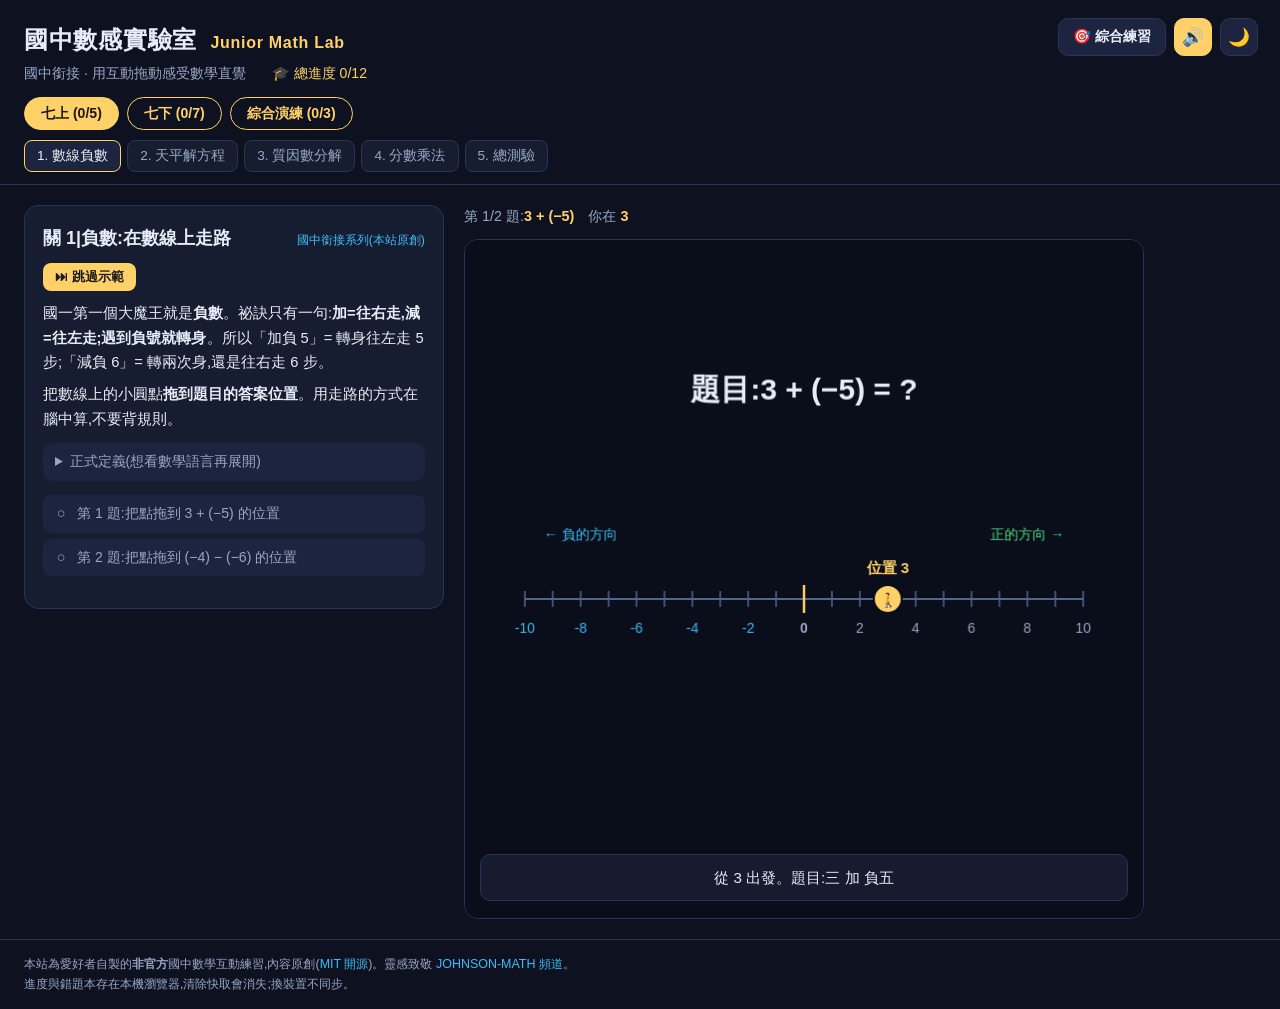
<file: index.html>
<!DOCTYPE html>
<html lang="zh-Hant">
<head>
<meta charset="UTF-8">
<meta name="viewport" content="width=device-width, initial-scale=1.0">
<title>國中數感實驗室 Junior Math Lab — 國中數學互動練習</title>
<meta name="description" content="12 關互動國中數學(七上/七下):數線負數、解方程、座標、比例、質因數、分數、聯立方程式、不等式、統計圖表、線對稱;各附語音示範與總測驗。">
<meta property="og:title" content="國中數感實驗室 Junior Math Lab">
<meta property="og:description" content="12 關互動國中數學:用拖動、點選直接感受數學直覺,附示範動畫、語音旁白與總測驗。">
<meta property="og:type" content="website">
<meta property="og:image" content="og.png">
<link rel="stylesheet" href="style.css">
</head>
<body>
<header>
  <button id="voice-btn" title="示範旁白語音開關">🔇</button>
  <button id="theme-btn" title="切換深色 / 淺色">🌙</button>
  <a id="hub-link" href="hub.html" title="綜合練習:選科目作答總測驗">🎯 綜合練習</a>
  <h1>國中數感實驗室 <span class="en">Junior Math Lab</span></h1>
  <p class="subtitle">國中銜接 · 用互動拖動感受數學直覺<span id="overall"></span></p>
  <nav id="subjects"></nav>
  <nav id="tabs"></nav>
</header>

<main>
  <section id="panel">
    <div id="level-head">
      <h2 id="lv-title"></h2>
      <a id="lv-ep" href="#" target="_blank" rel="noopener"></a>
      <button id="demo-btn">▶ 看示範</button>
    </div>
    <div id="cert"></div>
    <div id="lv-intro"></div>
    <details id="lv-formal"><summary>正式定義(想看數學語言再展開)</summary><div id="lv-formal-body"></div></details>
    <div id="lv-goals"></div>
    <div id="lv-controls"></div>
  </section>
  <section id="stage">
    <div id="readout"></div>
    <canvas id="board" width="680" height="680"></canvas>
    <div id="caption"></div>
  </section>
</main>

<footer>
  <p>本站為愛好者自製的<b>非官方</b>國中數學互動練習,內容原創(<a href="https://github.com/klmtseng/junior-math-lab" target="_blank" rel="noopener">MIT 開源</a>)。靈感致敬 <a href="https://www.youtube.com/@JOHNSON-MATH" target="_blank" rel="noopener">JOHNSON-MATH 頻道</a>。</p>
  <p>進度與錯題本存在本機瀏覽器,清除快取會消失;換裝置不同步。</p>
</footer>

<script src="js/main.js"></script>
<script src="js/drill.js"></script>
</body>
</html>
</file>
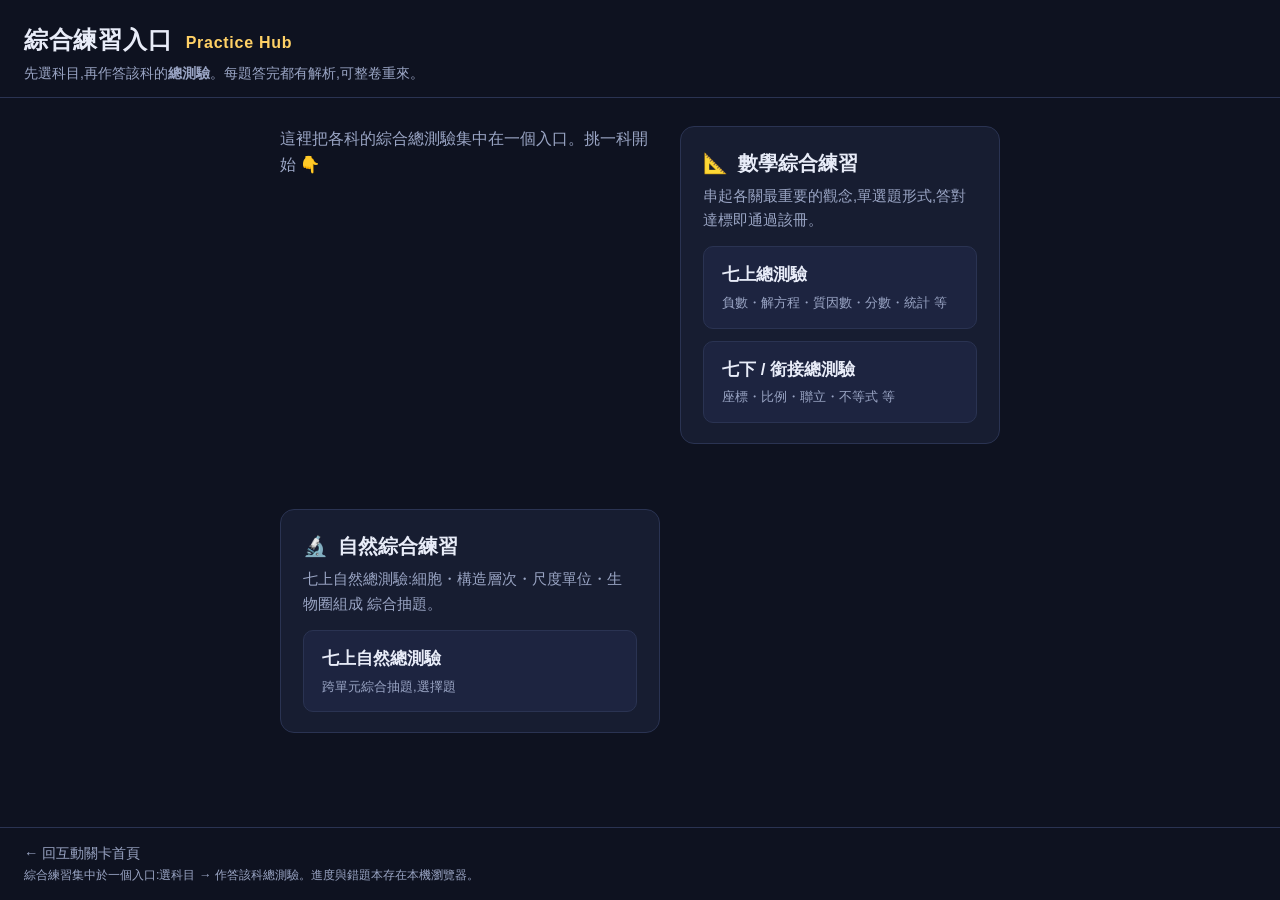
<file: hub.html>
<!DOCTYPE html>
<html lang="zh-Hant">
<head>
<meta charset="UTF-8">
<meta name="viewport" content="width=device-width, initial-scale=1.0">
<title>綜合練習入口 — 國中數感實驗室</title>
<meta name="description" content="統一綜合練習入口:先選科目(數學/自然),再作答對應的總測驗。">
<link rel="stylesheet" href="style.css">
<style>
  #hub-main { max-width: 760px; margin: 0 auto; padding: 28px 20px 48px; width: 100%; }
  .hub-lead { color: var(--dim); margin-bottom: 22px; }
  .subj-card {
    background: var(--panel); border: 1px solid var(--line); border-radius: 14px;
    padding: 20px 22px; margin-bottom: 20px;
  }
  .subj-card h2 { font-size: 1.25rem; margin-bottom: 4px; display: flex; align-items: center; gap: 10px; }
  .subj-card .desc { color: var(--dim); font-size: .92rem; margin-bottom: 14px; }
  .quiz-links { display: flex; flex-wrap: wrap; gap: 12px; }
  a.quiz-link {
    display: flex; flex-direction: column; text-decoration: none;
    background: var(--panel2); border: 1.5px solid var(--line); border-radius: 10px;
    padding: 14px 18px; color: var(--ink); min-width: 190px; flex: 1;
    transition: border-color .15s, transform .1s;
  }
  a.quiz-link:hover { border-color: var(--accent); transform: translateY(-2px); }
  a.quiz-link .big { font-size: 1.05rem; font-weight: bold; }
  a.quiz-link .small { font-size: .82rem; color: var(--dim); margin-top: 3px; }
  a.back-link { color: var(--dim); text-decoration: none; font-size: .9rem; }
  a.back-link:hover { color: var(--accent); }
  .math-icon { color: var(--accent); }
  .sci-icon { color: var(--ok); }
</style>
</head>
<body>
<header>
  <h1>綜合練習入口 <span class="en">Practice Hub</span></h1>
  <p class="subtitle">先選科目,再作答該科的<b>總測驗</b>。每題答完都有解析,可整卷重來。</p>
</header>

<main id="hub-main">
  <p class="hub-lead">這裡把各科的綜合總測驗集中在一個入口。挑一科開始 👇</p>

  <div class="subj-card">
    <h2><span class="math-icon">📐</span> 數學綜合練習</h2>
    <div class="desc">串起各關最重要的觀念,單選題形式,答對達標即通過該冊。</div>
    <div class="quiz-links">
      <a class="quiz-link" href="index.html?level=B1Q">
        <span class="big">七上總測驗</span>
        <span class="small">負數・解方程・質因數・分數・統計 等</span>
      </a>
      <a class="quiz-link" href="index.html?level=JQ">
        <span class="big">七下 / 銜接總測驗</span>
        <span class="small">座標・比例・聯立・不等式 等</span>
      </a>
    </div>
  </div>

  <div class="subj-card">
    <h2><span class="sci-icon">🔬</span> 自然綜合練習</h2>
    <div class="desc">七上自然總測驗:細胞・構造層次・尺度單位・生物圈組成 綜合抽題。</div>
    <div class="quiz-links">
      <a class="quiz-link" href="index.html?subject=science7a&level=S7A_QZ">
        <span class="big">七上自然總測驗</span>
        <span class="small">跨單元綜合抽題,選擇題</span>
      </a>
    </div>
  </div>
</main>

<footer>
  <p><a class="back-link" href="index.html">← 回互動關卡首頁</a></p>
  <p>綜合練習集中於一個入口:選科目 → 作答該科總測驗。進度與錯題本存在本機瀏覽器。</p>
</footer>
</body>
</html>
</file>
<file: style.css>
:root {
  --bg: #0e1220;
  --panel: #171d31;
  --panel2: #1d2440;
  --ink: #e8ecf8;
  --dim: #9aa5c4;
  --accent: #ffd166;
  --i-hat: #ff5c7a;
  --j-hat: #4ade80;
  --extra: #a78bfa;
  --blue: #38bdf8;
  --ok: #4ade80;
  --line: #2a3352;
}
* { box-sizing: border-box; margin: 0; padding: 0; }
body {
  background: var(--bg);
  color: var(--ink);
  font-family: "Noto Sans TC", "PingFang TC", "Microsoft JhengHei", sans-serif;
  line-height: 1.65;
  min-height: 100vh;
  display: flex;
  flex-direction: column;
  transition: background .25s, color .25s;
}
/* 淺色課程主題 */
body.light {
  --bg: #f4f6fc;
  --panel: #ffffff;
  --panel2: #eef1f8;
  --ink: #1b2138;
  --dim: #5c688a;
  --line: #d8deec;
}
body.light #board { background: #f4f6fc; }
body.light #caption, body.light #cert { background: rgba(255,255,255,.94); }
header { padding: 20px 24px 12px; border-bottom: 1px solid var(--line); position: relative; }
#theme-btn, #voice-btn {
  position: absolute; top: 18px;
  background: var(--panel2); border: 1px solid var(--line); color: var(--ink);
  width: 38px; height: 38px; border-radius: 10px; cursor: pointer; font-size: 1.1rem;
}
#theme-btn { right: 22px; }
#voice-btn { right: 68px; }
#voice-btn.on { border-color: var(--accent); background: var(--accent); }
#theme-btn:hover, #voice-btn:hover { border-color: var(--accent); }
#hub-link {
  position: absolute; top: 18px; right: 114px; height: 38px; display: flex; align-items: center;
  padding: 0 14px; background: var(--panel2); border: 1px solid var(--line);
  border-radius: 10px; color: var(--ink); text-decoration: none; font-size: .9rem; font-weight: bold;
}
#hub-link:hover { border-color: var(--accent); color: var(--accent); }
#overall { color: var(--accent); margin-left: 12px; font-variant-numeric: tabular-nums; }
#cert {
  display: none;
  background: linear-gradient(135deg, rgba(255,209,102,.18), rgba(167,139,250,.14));
  border: 1px solid var(--accent);
  border-radius: 12px;
  padding: 12px 14px;
  margin-bottom: 12px;
  font-size: .92rem;
}
#cert.show { display: block; }
#cert .big { font-size: 1.08rem; font-weight: bold; color: var(--accent); }
#cert .sub { color: var(--dim); font-size: .82rem; margin-top: 3px; }
h1 { font-size: 1.5rem; letter-spacing: .03em; }
h1 .en { color: var(--accent); font-size: 1rem; margin-left: 6px; }
.subtitle { color: var(--dim); font-size: .88rem; margin-top: 2px; }
a { color: var(--blue); text-decoration: none; }
a:hover { text-decoration: underline; }

#subjects { display: flex; flex-wrap: wrap; gap: 8px; margin-top: 12px; }
#subjects button {
  background: transparent;
  border: 1px solid var(--accent);
  color: var(--accent);
  padding: 6px 16px;
  border-radius: 20px;
  cursor: pointer;
  font-size: .88rem;
  font-weight: bold;
  font-family: inherit;
}
#subjects button.active { background: var(--accent); color: #1a1a1a; }

#tabs { display: flex; flex-wrap: wrap; gap: 6px; margin-top: 10px; }
#tabs button {
  background: var(--panel);
  border: 1px solid var(--line);
  color: var(--dim);
  padding: 6px 12px;
  border-radius: 8px;
  cursor: pointer;
  font-size: .85rem;
  font-family: inherit;
}
#tabs button.active { background: var(--panel2); color: var(--ink); border-color: var(--accent); }
#tabs button.done::after { content: " ✓"; color: var(--ok); }

main {
  flex: 1;
  display: grid;
  grid-template-columns: minmax(300px, 420px) minmax(320px, 1fr);
  gap: 20px;
  padding: 20px 24px;
  align-items: start;
}
#panel { background: var(--panel); border: 1px solid var(--line); border-radius: 14px; padding: 18px; }
#level-head { display: flex; justify-content: space-between; align-items: baseline; gap: 10px; flex-wrap: wrap; }
#lv-title { font-size: 1.12rem; }
#lv-ep { font-size: .78rem; white-space: nowrap; }
#lv-intro { margin-top: 10px; font-size: .92rem; color: var(--ink); }
#lv-intro p + p { margin-top: 8px; }
#lv-intro .hl { color: var(--accent); }
#lv-intro .ih { color: var(--i-hat); font-weight: bold; }
#lv-intro .jh { color: var(--j-hat); font-weight: bold; }

details {
  margin-top: 12px;
  background: var(--panel2);
  border-radius: 10px;
  padding: 8px 12px;
  font-size: .86rem;
}
details summary { cursor: pointer; color: var(--dim); }
details div { margin-top: 8px; color: var(--ink); }
details .math { font-family: "STIX Two Math", "Cambria Math", serif; }

#lv-goals { margin-top: 14px; }
.goal {
  display: flex; align-items: center; gap: 8px;
  background: var(--panel2);
  border-radius: 8px;
  padding: 7px 10px;
  margin-top: 6px;
  font-size: .88rem;
  color: var(--dim);
}
.goal.done { color: var(--ok); }
.goal .box { width: 16px; text-align: center; }

#lv-controls { margin-top: 14px; display: flex; flex-direction: column; gap: 10px; }
#lv-controls .row { display: flex; align-items: center; gap: 8px; flex-wrap: wrap; }
#lv-controls label { font-size: .85rem; color: var(--dim); min-width: 3.2em; }
#lv-controls input[type=range] { flex: 1; accent-color: var(--accent); }
#lv-controls input[type=number] {
  width: 64px; background: var(--panel2); color: var(--ink);
  border: 1px solid var(--line); border-radius: 6px; padding: 5px 7px;
  font-size: .9rem; font-family: inherit;
}
#lv-controls button {
  background: var(--panel2); color: var(--ink);
  border: 1px solid var(--line); border-radius: 8px;
  padding: 7px 12px; cursor: pointer; font-size: .86rem; font-family: inherit;
}
#lv-controls button:hover { border-color: var(--accent); }
#lv-controls button.primary { background: var(--accent); color: #1a1a1a; font-weight: bold; }
#lv-controls .val { color: var(--accent); font-variant-numeric: tabular-nums; min-width: 3.4em; text-align: right; }
#lv-controls .quiz-msg { font-size: .85rem; }
.quiz-q { font-size: .95rem; line-height: 1.6; }
button.quiz-opt {
  display: block; width: 100%; text-align: left;
  background: var(--panel2); color: var(--ink);
  border: 1px solid var(--line); border-radius: 8px;
  padding: 9px 12px; cursor: pointer; font-size: .9rem; font-family: inherit;
}
button.quiz-opt:hover { border-color: var(--accent); }
button.quiz-opt.right { border-color: #4ade80; background: rgba(74,222,128,.14); }
button.quiz-opt.wrong { border-color: #ff5c7a; background: rgba(255,92,122,.14); }
.matrix-grid {
  display: grid; grid-template-columns: auto auto; gap: 6px;
  padding: 8px 14px; border-left: 2px solid var(--dim); border-right: 2px solid var(--dim);
  border-radius: 6px; width: max-content;
}

#demo-btn {
  background: var(--accent); color: #1a1a1a;
  border: none; border-radius: 8px;
  padding: 5px 12px; cursor: pointer;
  font-size: .82rem; font-weight: bold; font-family: inherit;
}
#demo-btn:hover { filter: brightness(1.1); }

#stage { display: flex; flex-direction: column; gap: 10px; min-width: 0; position: relative; }
#caption {
  position: absolute; left: 16px; bottom: 18px;
  width: min(calc(100% - 32px), 648px);
  text-align: center;
  background: rgba(23, 29, 49, .92);
  border: 1px solid var(--line);
  border-radius: 10px;
  padding: 10px 14px;
  font-size: .95rem;
  color: var(--ink);
  pointer-events: none;
  opacity: 0;
  transition: opacity .35s;
}
#caption.show { opacity: 1; }
#board {
  width: 100%; max-width: 680px;
  background: #0a0e1a;
  border: 1px solid var(--line);
  border-radius: 14px;
  touch-action: none;
  cursor: grab;
  display: block;
}
#readout {
  font-size: .9rem; color: var(--dim);
  font-variant-numeric: tabular-nums;
  min-height: 1.6em;
}
#readout b { color: var(--accent); }

footer { padding: 14px 24px; border-top: 1px solid var(--line); color: var(--dim); font-size: .78rem; }

@media (max-width: 860px) {
  main { grid-template-columns: 1fr; }
  #stage { order: -1; }
}
</file>
